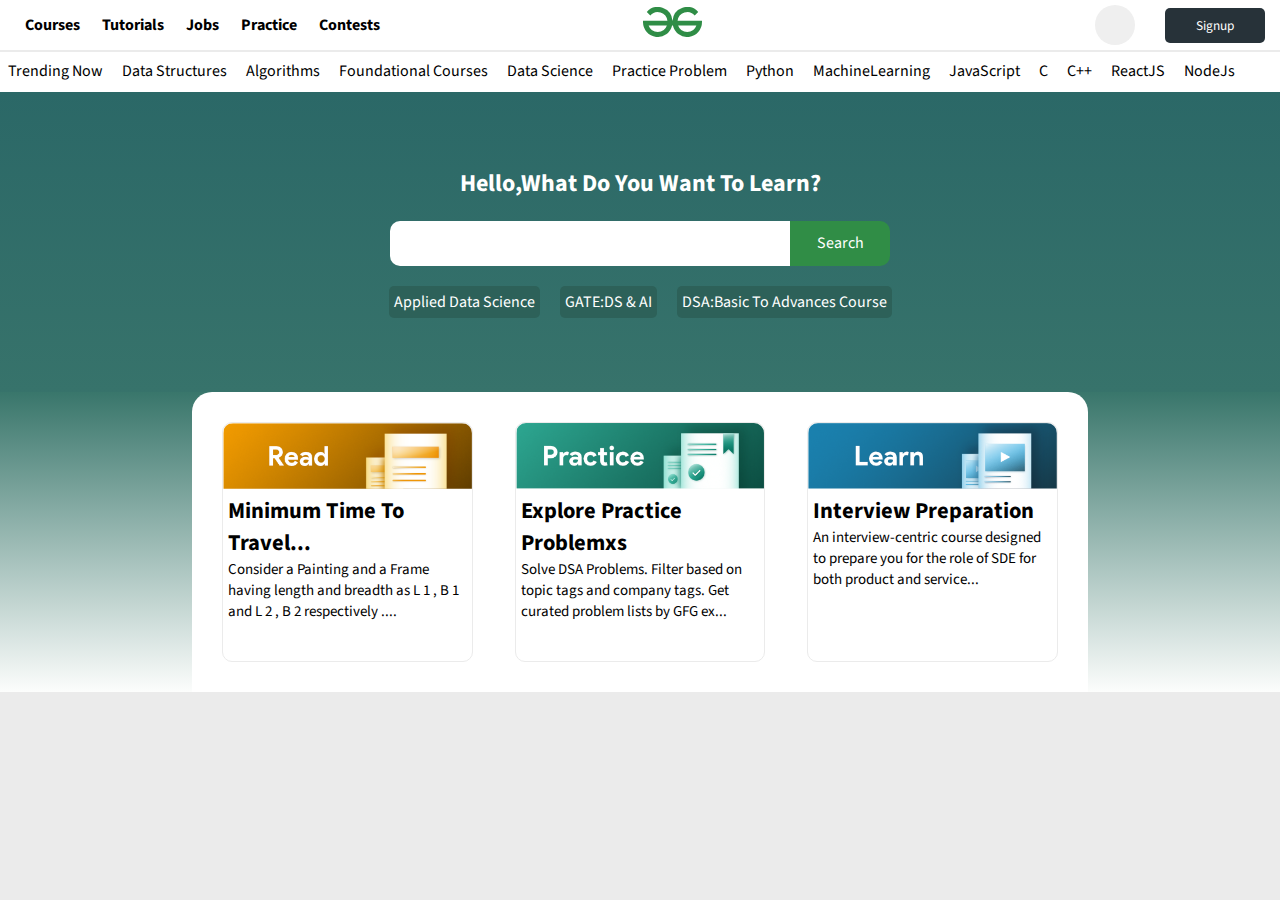
<file: gfg/index.html>
<!DOCTYPE html>
<html lang="en">
  <head>
    <meta charset="UTF-8" />
    <meta name="viewport" content="width=device-width, initial-scale=1.0" />
    <link rel="stylesheet" href="index.css" />
    <link
      rel="stylesheet"
      href="https://cdnjs.cloudflare.com/ajax/libs/font-awesome/6.5.1/css/all.min.css"
      integrity="sha512-DTOQO9RWCH3ppGqcWaEA1BIZOC6xxalwEsw9c2QQeAIftl+Vegovlnee1c9QX4TctnWMn13TZye+giMm8e2LwA=="
      crossorigin="anonymous"
      referrerpolicy="no-referrer"
    />
    <title>Document</title>
  </head>
  <body>
    <header>
      <div class="logo">
        <div class="nav">
          <ul>
            <li>Courses <i class="fa-solid fa-chevron-down"></i></li>
            <li>Tutorials <i class="fa-solid fa-chevron-down"></i></li>
            <li>Jobs <i class="fa-solid fa-chevron-down"></i></li>
            <li>Practice <i class="fa-solid fa-chevron-down"></i></li>
            <li>Contests <i class="fa-solid fa-chevron-down"></i></li>
          </ul>
        </div>
        <div class="logo-img">
          <img src="./img/gfg-gg-logo.svg" alt="logo" />
        </div>
        <div class="logo-end">
          <a href="#" class="glass"
            ><i class="fa-solid fa-magnifying-glass"></i
          ></a>
          <button class="moon"><i class="fa-regular fa-moon"></i></button>
          <i class="fa-solid fa-language"></i>
          <button class="signup">Signup</button>
        </div>
      </div>
      <div class="mini-logo">
        <div class="bars">
          <input type="checkbox" id="checks" style="display: none" />
          <label for="checks" class="fa-solid fa-bars bars"></label>
          <label for="checks" class="fa-solid fa-x bars bars"></label>
        </div>
        <div class="logo-img">
          <img src="./img/gfg-gg-logo.svg" alt="" />
        </div>
        <div class="mag-glass">
          <i class="fa-solid fa-magnifying-glass bars"></i>
        </div>
      </div>
    </header>
    <div class="side-navbar">
      <div class="links-button">
        <button class="sign-button">Sign in</button>
      </div>
      <div class="links">Home</div>
      <div class="links">Saved videos</div>
      <div class="links">Courses</div>
      <div class="links">
        Data Structures and Algorithms <i class="fa-solid fa-chevron-down"></i>
      </div>
      <div class="links">
        ML & Data Science <i class="fa-solid fa-chevron-down"></i>
      </div>
      <div class="links">
        Web Development <i class="fa-solid fa-chevron-down"></i>
      </div>
      <div class="links">
        Languages <i class="fa-solid fa-chevron-down"></i>
      </div>
      <div class="links">
        Interview Corner <i class="fa-solid fa-chevron-down"></i>
      </div>
      <div class="links">
        CS Subjects <i class="fa-solid fa-chevron-down"></i>
      </div>
      <div class="links">Jobs <i class="fa-solid fa-chevron-down"></i></div>
      <div class="links">Practice <i class="fa-solid fa-chevron-down"></i></div>
      <div class="links">Contests <i class="fa-solid fa-chevron-down"></i></div>
      <div class="links">GBolg</div>
      <div class="links">Puzzles</div>
      <div class="links">What's New ?</div>
      <div class="last">
        <button class="moon-button"><i class="fa-regular fa-moon"></i></button>
        <button class="lang-button">
          <i class="fa-solid fa-language"></i> Change Language
        </button>
      </div>
    </div>
    <div class="head-2">
      <div class="sub-head">
        <div class="left-arrow">
          <i class="fa-solid fa-chevron-left"></i>
        </div>
        <ul>
          <li>Trending Now</li>
          <li>Data Structures</li>
          <li>Algorithms</li>
          <li>Foundational Courses</li>
          <li>Data Science</li>
          <li>Practice Problem</li>
          <li>Python</li>
          <li>MachineLearning</li>
          <li>JavaScript</li>
          <li>C</li>
          <li>C++</li>
          <li>ReactJS</li>
          <li>NodeJs</li>
          <li>Web Development</li>
          <li>Web design</li>
          <li>Web Browser</li>
          <li>CP Live</li>
          <li>Aptitude</li>
          <li>Puzzles</li>
          <li>Projects</li>
          <li>DSA</li>
          <li>System Design</li>
          <li>Software Development</li>
          <li>Product Management</li>
          <li>SAP</li>
          <li>SEO</li>
        </ul>
        <div class="right-arrow">
          <i class="fa-solid fa-chevron-right"></i>
        </div>
      </div>
    </div>
    <div class="body">
             <div class="part-1">
                 <div class="box">
                        <h1 class="head-line">Hello,What Do You Want To Learn?</h1>
                        <div class="search-box">
                            <div class="search-input">
                                <input  class="input-text" type="text">
                            </div>
                            <div class="search-button">
                                Search
                            </div>
                        </div>
                        <div class="suggest-boxes">
                            <div class="suggest-box"><p>Applied Data Science</p></div>
                            <div class="suggest-box"><p>GATE:DS & AI</p></div>
                            <div class="suggest-box"><p>DSA:Basic To Advances Course</p></div>
                        </div>
                 </div>
             </div>
             <div class="part-2">
                <div class="content-boxes">
                        <div class="content-box">
                            <img src="./img/read.png" alt="learn">
                            <h2>Minimum Time To Travel...</h2>
                            <p>Consider a Painting and a Frame having length and breadth as L 1 , B 1 and L 2 , B 2 respectively ....</p>
                        </div>
                        <div class="content-box">
                            <img src="./img/practice.png" alt="practice">
                            <h2>Explore Practice Problemxs</h2>
                            <p>Solve DSA Problems. Filter based on topic tags and company tags. Get curated problem lists by GFG ex...</p>
                        </div>
                        <div class="content-box">
                            <img src="./img/learn.png" alt="learn">
                            <h2>Interview Preparation</h2>
                            <p>An interview-centric course designed to prepare you for the role of SDE for both product and service...</p>
                        </div>
                </div>
             </div>





    </div>
    

    <script src="./index.js"></script>
  </body>
</html>
</file>
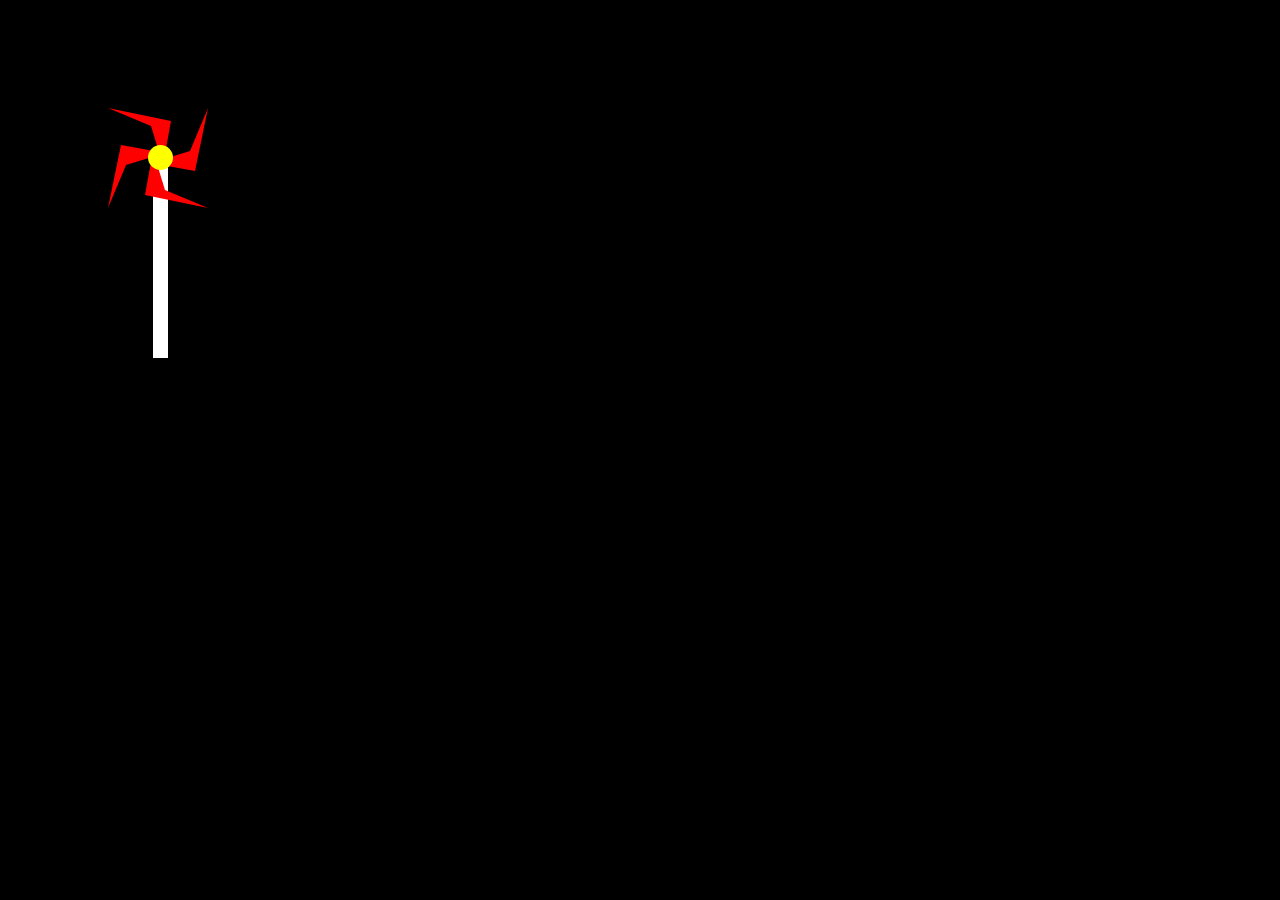
<file: layoutss/index.html>
<!DOCTYPE html>
<html lang="en">
<head>
    <meta charset="UTF-8">
    <meta name="viewport" content="width=device-width, initial-scale=1.0">
    <title>Document</title>
    <link rel="stylesheet" href="style.css">
</head>
<body>
    <div class="container">
         <div class="circle"></div>
         <div class="fan">
            <div class="triangle triangle-1">
            </div>
            <div class="triangle triangle-2">
            </div>
            <div class="triangle  triangle-3">
            </div>
            <div class="triangle  triangle-4">
            </div>
        </div>
        <div class="pipe"></div>
    </div>
</body>
</html>
</file>
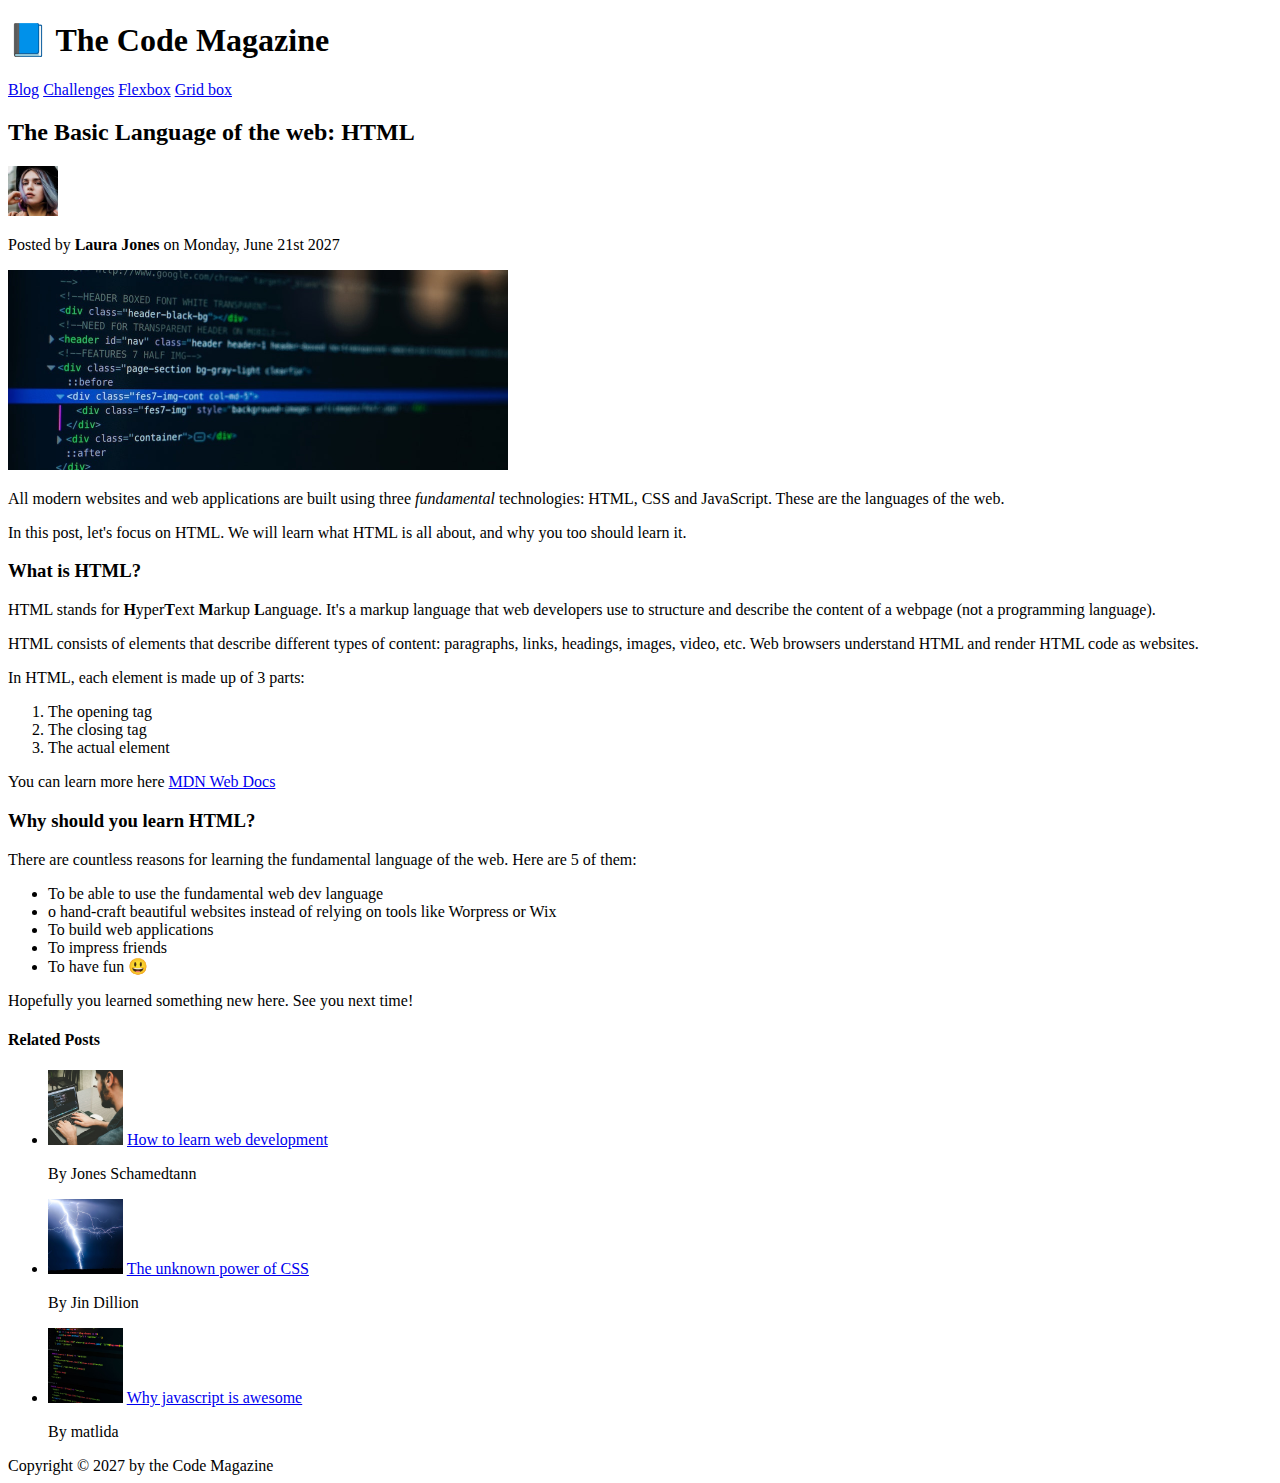
<file: layoutss/02-HTML-Fundamentals/index.html>
<!DOCTYPE html>
<html lang="en">
  <head>
    <meta charset="UTF-8" />
    <title>The Basic Language of the Web : HTML</title>
  </head>
  <body>
    <!-- <h1>The Basic Language of the web: HTML</h1>
    <h2>The Basic Language of the web: HTML</h2>
    <h3>The Basic Language of the web: HTML</h3>
    <h4>The Basic Language of the web: HTML</h4>
    <h5>The Basic Language of the web: HTML</h5>
    <h6>The Basic Language of the web: HTML</h6> -->
    <header>
      <h1>📘 The Code Magazine</h1>
      <nav>
        <a href="./blog.html" target="_blank">Blog</a>
        <a href="#">Challenges</a>
        <a href="#">Flexbox</a>
        <a href="#">Grid box</a>
      </nav>
    </header>
    <article>
      <h2>The Basic Language of the web: HTML</h2>

      <img src="./img/laura-jones.jpg" alt="laura" width="50" height="50" />
      <p>Posted by <strong>Laura Jones</strong> on Monday, June 21st 2027</p>
      <img src="./img/post-img.jpg" alt="post-img" width="500" height="200" />
      <p>
        All modern websites and web applications are built using three
        <em>fundamental</em>
        technologies: HTML, CSS and JavaScript. These are the languages of the
        web.
      </p>
      <p>
        In this post, let's focus on HTML. We will learn what HTML is all about,
        and why you too should learn it.
      </p>
      <h3>What is HTML?</h3>
      <p>
        HTML stands for <strong>H</strong>yper<strong>T</strong>ext
        <strong>M</strong>arkup <strong>L</strong>anguage. It's a markup
        language that web developers use to structure and describe the content
        of a webpage (not a programming language).
      </p>
      <p>
        HTML consists of elements that describe different types of content:
        paragraphs, links, headings, images, video, etc. Web browsers understand
        HTML and render HTML code as websites.
      </p>
      <p>In HTML, each element is made up of 3 parts:</p>
      <ol>
        <li>The opening tag</li>
        <li>The closing tag</li>
        <li>The actual element</li>
      </ol>
      <p>
        You can learn more here <a href="#" target="_blank">MDN Web Docs</a>
      </p>
      <h3>Why should you learn HTML?</h3>
      <p>
        There are countless reasons for learning the fundamental language of the
        web. Here are 5 of them:
      </p>
      <ul>
        <li>To be able to use the fundamental web dev language</li>
        <li>
          o hand-craft beautiful websites instead of relying on tools like
          Worpress or Wix
        </li>
        <li>To build web applications</li>
        <li>To impress friends</li>
        <li>To have fun 😃</li>
      </ul>
      <p>Hopefully you learned something new here. See you next time!</p>
    </article>

    <aside>
      <h4>Related Posts</h4>
      <ul>
        <li>
          <img src="./img/related-1.jpg" alt="img1" width="75" height="75" />
          <a href="#">How to learn web development</a>
          <p>By Jones Schamedtann</p>
        </li>
        <li>
          <img src="./img/related-2.jpg" alt="img2" width="75" height="75" />
          <a href="#">The unknown power of CSS</a>
          <p>By Jin Dillion</p>
        </li>
        <li>
          <img src="./img/related-3.jpg" alt="img3" width="75" height="75" />
          <a href="#">Why javascript is awesome</a>
          <p>By matlida</p>
        </li>
      </ul>
    </aside>

    <footer>Copyright &copy; 2027 by the Code Magazine</footer>
  </body>
</html>
</file>
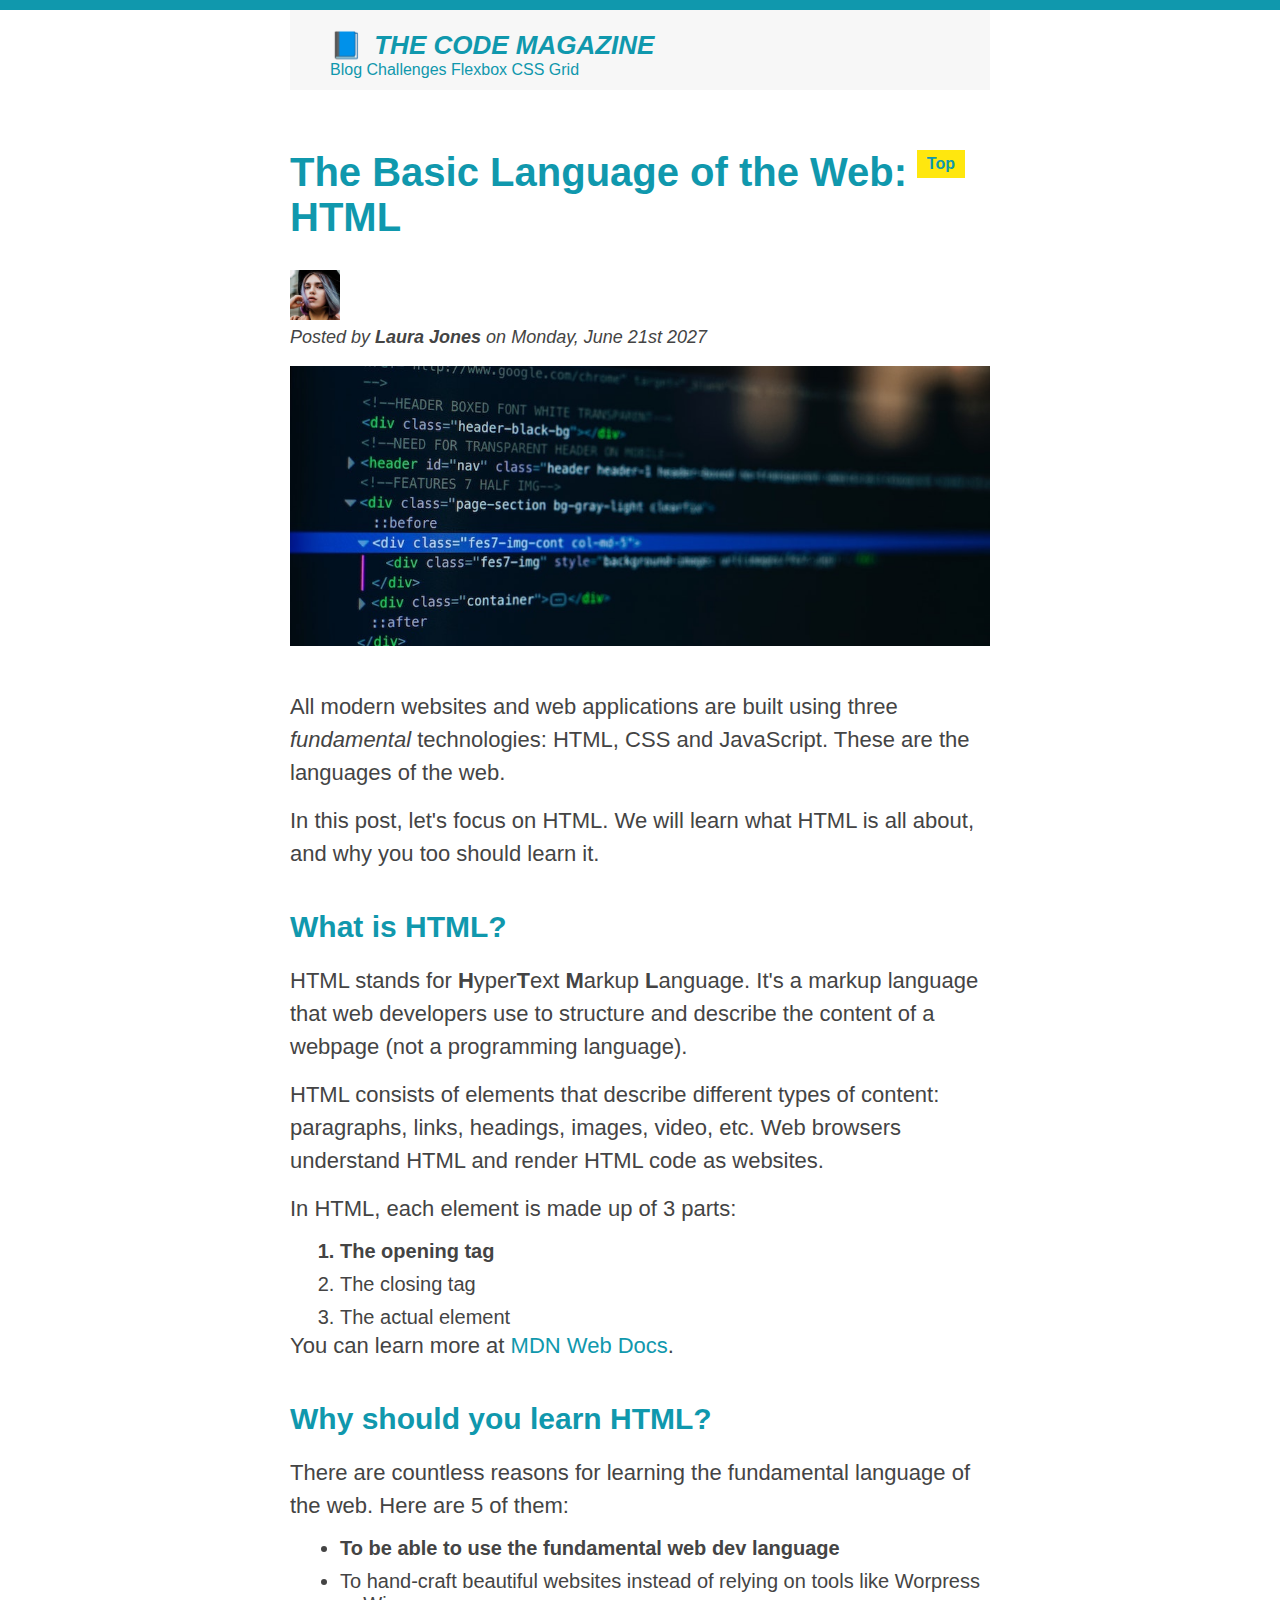
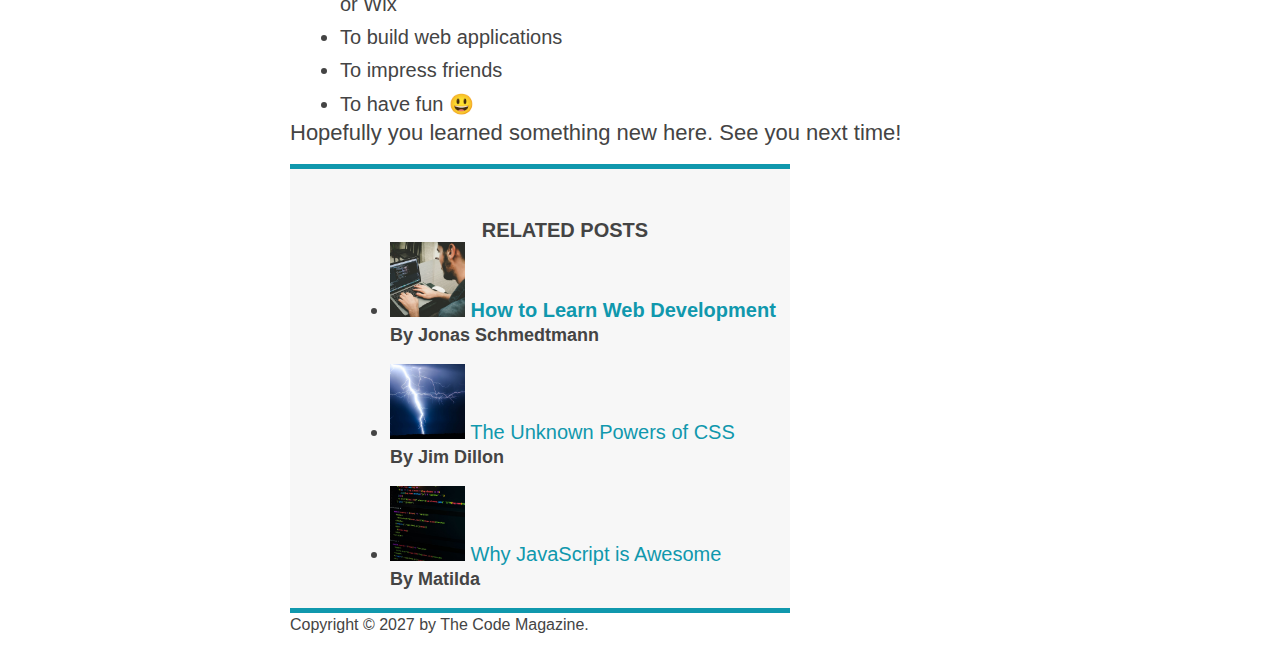
<file: layoutss/03-CSS-Fundamentals/index.html>
<!DOCTYPE html>
<html lang="en">
  <head>
    <meta charset="UTF-8" />
    <title>The Basic Language of the Web: HTML</title>
    <link rel="stylesheet" href="index.css" />
  </head>

  <body>
    <!--
    <h1>The Basic Language of the Web: HTML</h1>
    <h2>The Basic Language of the Web: HTML</h2>
    <h3>The Basic Language of the Web: HTML</h3>
    <h4>The Basic Language of the Web: HTML</h4>
    <h5>The Basic Language of the Web: HTML</h5>
    <h6>The Basic Language of the Web: HTML</h6>
    -->
    <div class="container">
      <header class="main-header">
        <h1>📘 The Code Magazine</h1>

        <nav>
          <a href="blog.html">Blog</a>
          <a href="#">Challenges</a>
          <a href="#">Flexbox</a>
          <a href="#">CSS Grid</a>
        </nav>
      </header>

      <article>
        <header class="post-header">
          <h2>The Basic Language of the Web: HTML</h2>

          <img
            src="img/laura-jones.jpg"
            alt="Headshot of Laura Jones"
            height="50"
            width="50"
          />

          <p id="author">
            Posted by <strong>Laura Jones</strong> on Monday, June 21st 2027
          </p>

          <img
            src="img/post-img.jpg"
            alt="HTML code on a screen"
            width="500"
            height="200"
            class="post-img"
          />
        </header>

        <p>
          All modern websites and web applications are built using three
          <em>fundamental</em>
          technologies: HTML, CSS and JavaScript. These are the languages of the
          web.
        </p>

        <p>
          In this post, let's focus on HTML. We will learn what HTML is all
          about, and why you too should learn it.
        </p>

        <h3>What is HTML?</h3>
        <p>
          HTML stands for <strong>H</strong>yper<strong>T</strong>ext
          <strong>M</strong>arkup <strong>L</strong>anguage. It's a markup
          language that web developers use to structure and describe the content
          of a webpage (not a programming language).
        </p>
        <p>
          HTML consists of elements that describe different types of content:
          paragraphs, links, headings, images, video, etc. Web browsers
          understand HTML and render HTML code as websites.
        </p>
        <p>In HTML, each element is made up of 3 parts:</p>

        <ol>
          <li>The opening tag</li>
          <li>The closing tag</li>
          <li>The actual element</li>
        </ol>

        <p>
          You can learn more at
          <a
            href="https://developer.mozilla.org/en-US/docs/Web/HTML"
            target="_blank"
            >MDN Web Docs</a
          >.
        </p>

        <h3>Why should you learn HTML?</h3>

        <p>
          There are countless reasons for learning the fundamental language of
          the web. Here are 5 of them:
        </p>

        <ul>
          <li>To be able to use the fundamental web dev language</li>
          <li>
            To hand-craft beautiful websites instead of relying on tools like
            Worpress or Wix
          </li>
          <li>To build web applications</li>
          <li>To impress friends</li>
          <li>To have fun 😃</li>
        </ul>

        <p>Hopefully you learned something new here. See you next time!</p>
      </article>

      <aside>
        <h4>Related posts</h4>

        <ul>
          <li>
            <img
              src="img/related-1.jpg"
              alt="Person programming"
              width="75"
              width="75"
            />
            <a href="#">How to Learn Web Development</a>
            <p class="related-author">By Jonas Schmedtmann</p>
          </li>
          <li>
            <img
              src="img/related-2.jpg"
              alt="Lightning"
              width="75"
              heigth="75"
            />
            <a href="#">The Unknown Powers of CSS</a>
            <p class="related-author">By Jim Dillon</p>
          </li>
          <li>
            <img
              src="img/related-3.jpg"
              alt="JavaScript code on a screen"
              width="75"
              height="75"
            />
            <a href="#">Why JavaScript is Awesome</a>
            <p class="related-author">By Matilda</p>
          </li>
        </ul>
      </aside>

      <footer><p>Copyright &copy; 2027 by The Code Magazine.</p></footer>
    </div>
  </body>
</html>
</file>
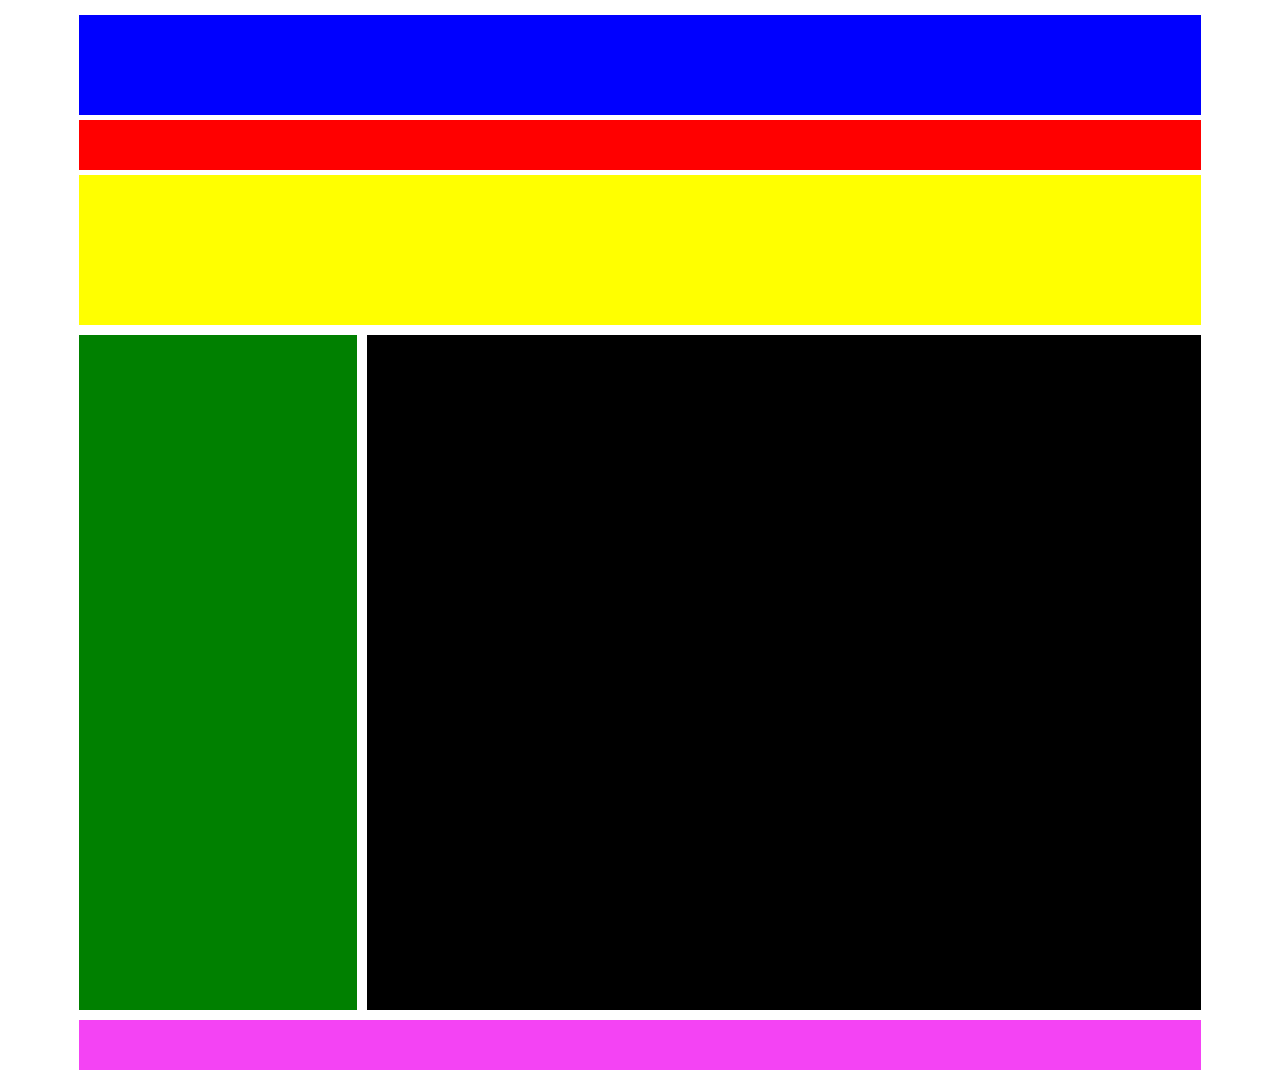
<file: layoutss/layout.html>
<!DOCTYPE html>
<html lang="en">
<head>
    <meta charset="UTF-8">
    <meta name="viewport" content="width=device-width, initial-scale=1.0">
    <link rel="stylesheet" href="layout1.css">
    <title>Document</title>
</head>
<body>
    <div class="container">
    <header>

    </header>
    <nav>

    </nav>
    <section class="banner">

    </section>
    <div class="main">
        <div class="sidebar">

        </div>
        <div class="body">

        </div>
    </div>
    <footer>

    </footer>
</div>
</body>
</html>
</file>
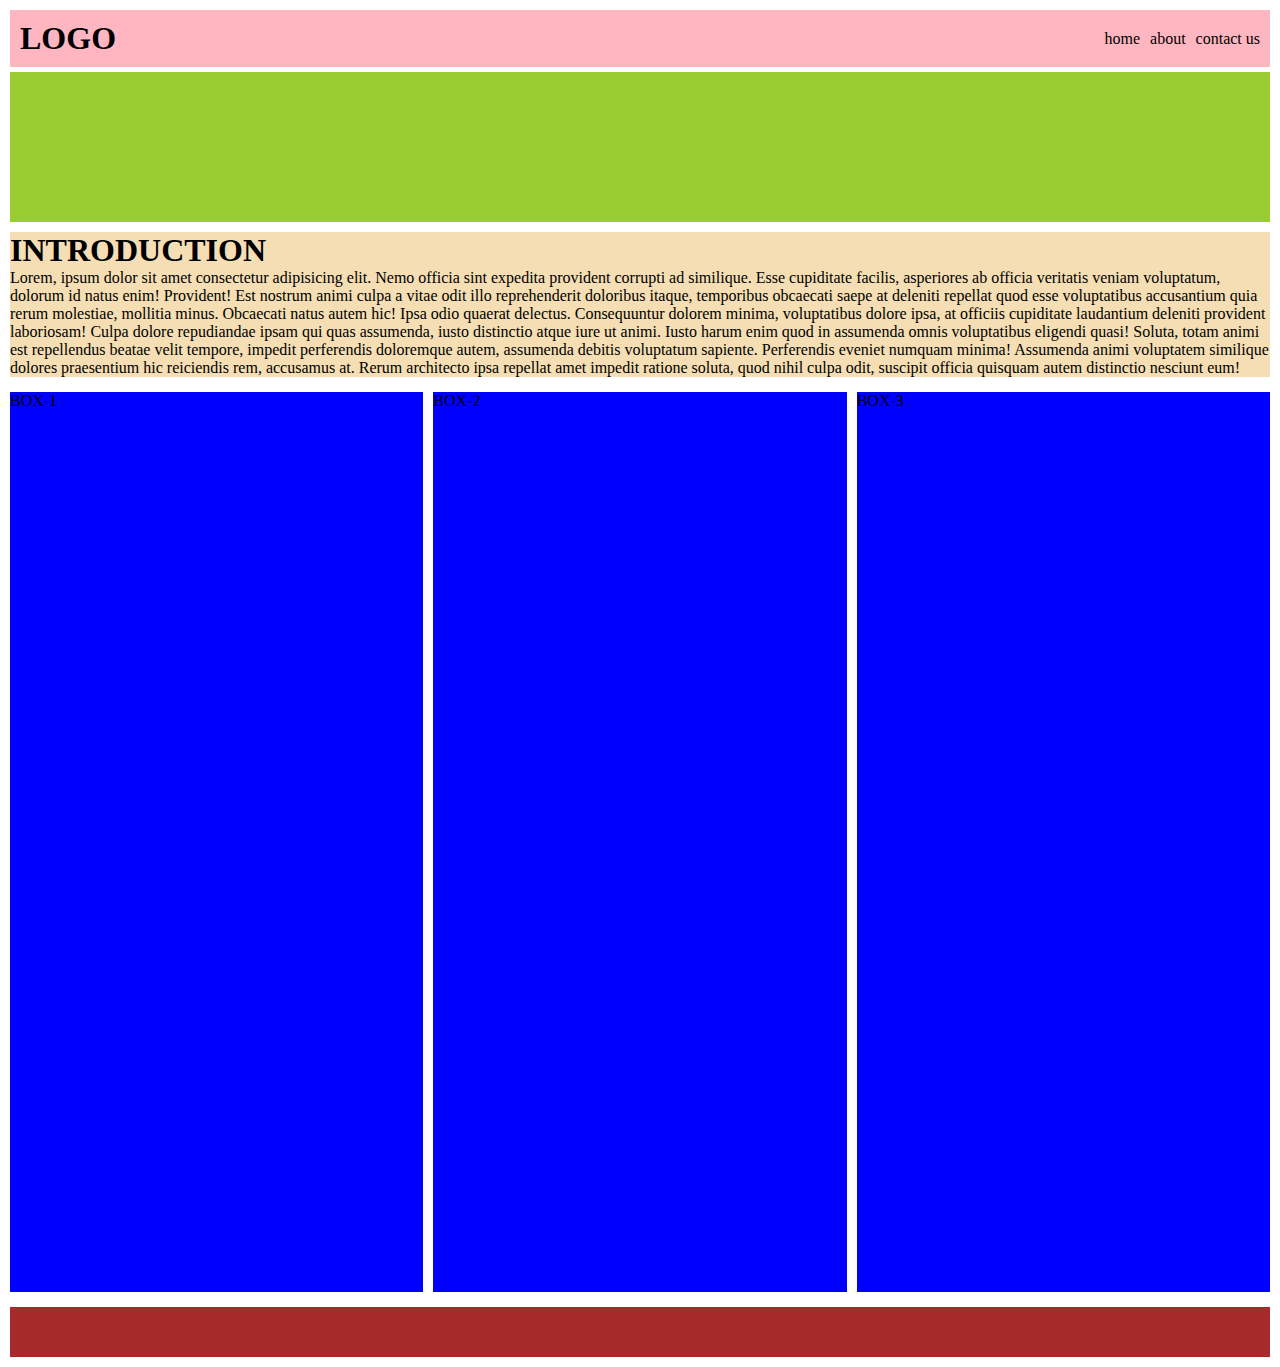
<file: layoutss/layout2.html>
<!DOCTYPE html>
<html lang="en">
<head>
    <meta charset="UTF-8">
    <meta name="viewport" content="width=device-width, initial-scale=1.0">
    <link rel="stylesheet" href="layout2.css">
    <title>Document</title>
</head>
<body>
    <div class="container">
        <header>
            <div class="logo">
                   <h1>LOGO</h1> 
            </div>
            <nav>
                <ul>
                    <li>home</li>
                    <li>about</li>
                    <li>contact us</li>
                </ul>
            </nav>
        </header>
        <section class="banner">

        </section>
        <section class="intro-text-area">
            <h1>INTRODUCTION</h1>
            <p>Lorem, ipsum dolor sit amet consectetur adipisicing elit. Nemo officia sint expedita provident corrupti ad similique. Esse cupiditate facilis, asperiores ab officia veritatis veniam voluptatum, dolorum id natus enim! Provident!
            Est nostrum animi culpa a vitae odit illo reprehenderit doloribus itaque, temporibus obcaecati saepe at deleniti repellat quod esse voluptatibus accusantium quia rerum molestiae, mollitia minus. Obcaecati natus autem hic!
            Ipsa odio quaerat delectus. Consequuntur dolorem minima, voluptatibus dolore ipsa, at officiis cupiditate laudantium deleniti provident laboriosam! Culpa dolore repudiandae ipsam qui quas assumenda, iusto distinctio atque iure ut animi.
            Iusto harum enim quod in assumenda omnis voluptatibus eligendi quasi! Soluta, totam animi est repellendus beatae velit tempore, impedit perferendis doloremque autem, assumenda debitis voluptatum sapiente. Perferendis eveniet numquam minima!
            Assumenda animi voluptatem similique dolores praesentium hic reiciendis rem, accusamus at. Rerum architecto ipsa repellat amet impedit ratione soluta, quod nihil culpa odit, suscipit officia quisquam autem distinctio nesciunt eum!</p>
        </section>
        <section class="boxes">
            <div class="box">BOX-1</div>
            <div class="box">BOX-2</div>
            <div class="box">BOX-3</div>
        </section>
        <footer>
            
        </footer>

    </div>
    
</body>
</html>
</file>
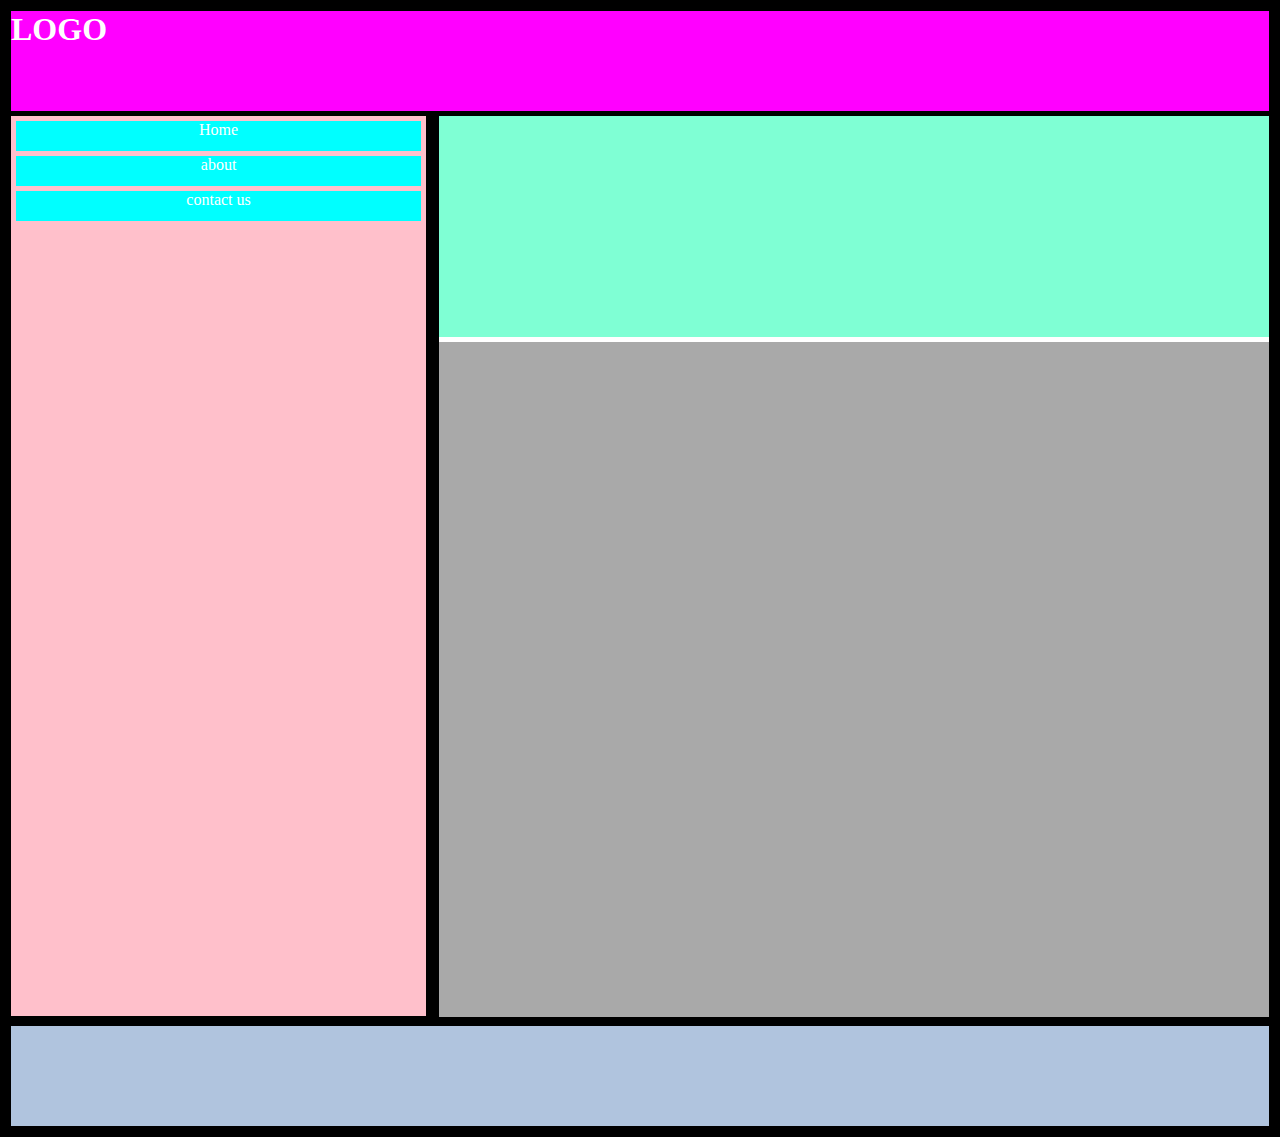
<file: layoutss/layout3.html>
<!DOCTYPE html>
<html lang="en">
<head>
    <meta charset="UTF-8">
    <meta name="viewport" content="width=device-width, initial-scale=1.0">
    <title>Document</title>
    <link rel="stylesheet" href="layout3.css">
</head>
<body>
    <div class="container">
        <header>
            <div class="logo">
                <h1>LOGO</h1>
            </div>
        </header>
        <div class="main">
            <div class="sidebar">
                <nav>
                    <ul>
                        <li>Home</li>
                        <li>about</li>
                        <li>contact us</li>
                    </ul>
                </nav>
            </div>
            <div class="sub-main">
                <section class="banner">
                    
                </section>
                <section class="body">

                </section>
            </div>
        </div>
        <footer>

        </footer>
    </div>
</body>
</html>
</file>
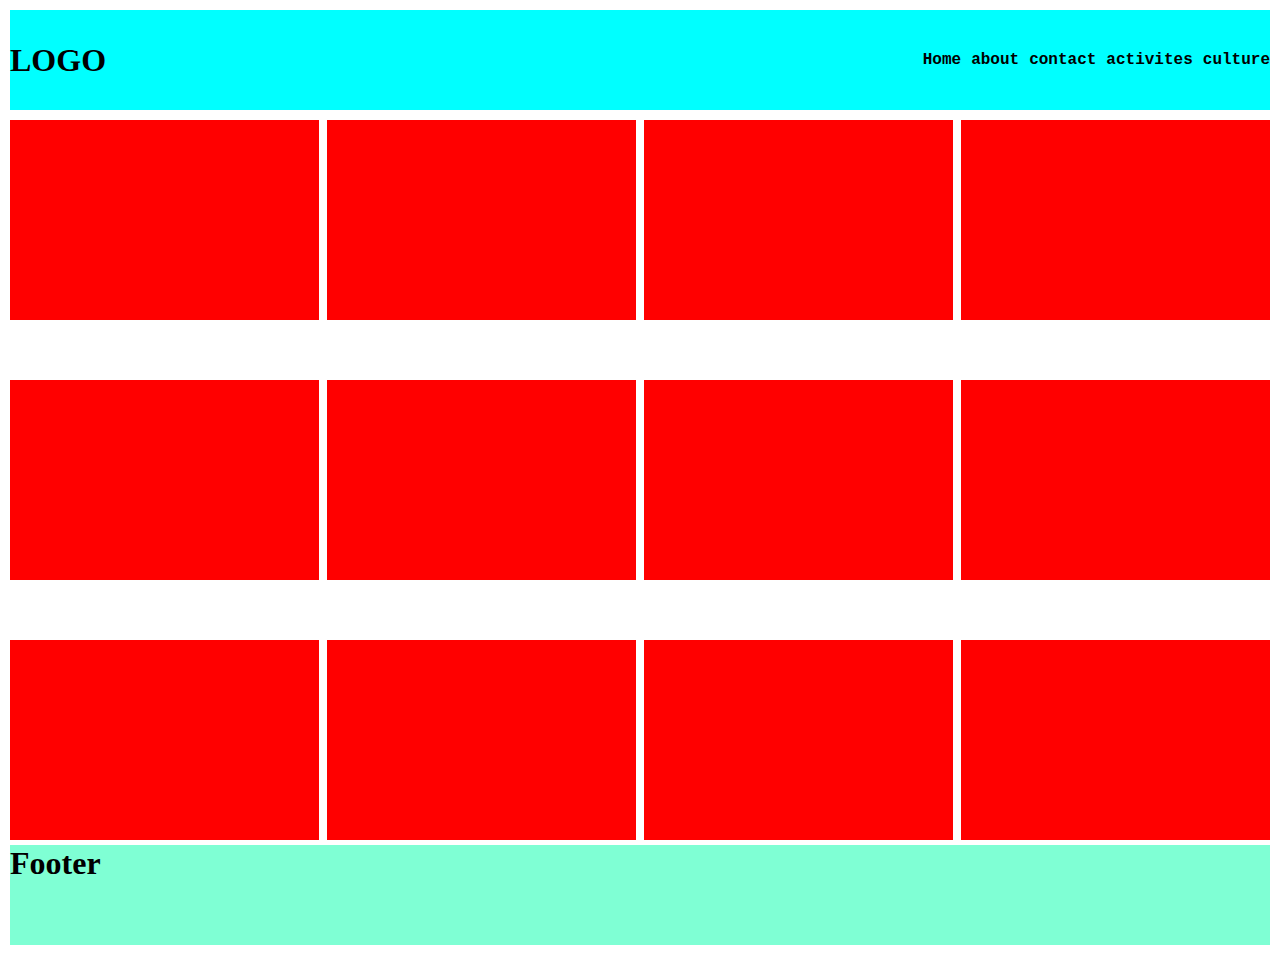
<file: layoutss/layout4.html>
<!DOCTYPE html>
<html lang="en">
<head>
    <meta charset="UTF-8">
    <meta name="viewport" content="width=device-width, initial-scale=1.0">
    <title>Document</title>
    <link rel="stylesheet" href="layout.4.css">
</head>
<body>
    <div class="container">
    <header>
        <div class="logo">
            <h1>LOGO</h1>
        </div>
        <nav>
            <ul>
                <li>Home</li>
                <li>about</li>
                <li>contact</li>
                <li>activites</li>
                <li>culture</li>
            </ul>
        </nav>
    </header>
            <div class="main">
                    <div class="miniboxes">
                    <div class="mini"></div>
                    <div class="mini"></div>
                    <div class="mini"></div>
                    <div class="mini"></div>
                    <div class="mini"></div>
                    <div class="mini"></div>
                    <div class="mini"></div>
                    <div class="mini"></div>
                    <div class="mini"></div>
                    <div class="mini"></div>
                    <div class="mini"></div>
                    <div class="mini"></div>
            </div> 
         <div class="boxee">
            <div class="box"></div>
            <div class="box"></div>
            <div class="box"></div>
         </div>
    </div>
       <div>
        <footer>
        <h1>Footer</h1>
        </footer>
       <div>

    </div>
</body>
</html>
</file>
<file: gfg/index.css>
@import url('https://fonts.googleapis.com/css2?family=Dancing+Script&family=Source+Sans+3:ital,wght@0,300;0,400;0,500;0,600;1,200;1,300&display=swap');
*{
    padding:0;
    margin:0;
    box-sizing: border-box;
    font-family:'Source Sans 3';
}
body{
 background-color: #ebebeb;
}
header{
    background-color: #fff;
    height: 50px;
    display: flex;
    margin-bottom: 2px;
    
}
.logo{
    display: none;
}
.nav > ul{
    list-style: none;
    display: flex;
    padding:10px;
    gap:20px;
    font-weight: bold;
}
.logo-img{
   margin-right: 100px;
}
.logo-end{
    width:25%;
    display: flex;
    justify-content: flex-end;
    gap:15px;
    align-items: center;
}
.glass,.moon,.fa-language{
   font-size: 24px;
   color:black;
}
.moon{
    width: 40px;
    height: 40px;
    border-radius: 50%;
    border:none
}
.signup{
    width: 100px;
    height: 35px;
    background-color: rgb(39,50,57);
    color: white;
    border-radius: 5px;
    border: none;
}
.mini-logo{
    width: 100%;
    height: 50px;
    display: flex;
    justify-content: space-between;
    align-items: center;
    border:1px solid black;
    font-size: 24px;
    padding:20px;
}
.bars:hover{
    cursor: pointer;
}
.logo-img{
   margin-right:0px;
}

.fa-chevron-down{
    position: relative;
    top:3px;
    margin-left: 2px;
}
.side-navbar{
    background-color: #fff;
    width: 280px;
    line-height: 50px;
    position:fixed;
    display: none;
    height: 100%;
    overflow: auto;
}
.side-navbar .links{
    height: 60px;
    text-align: left;
    font-size: medium;
    border-bottom: 1px solid#ebebeb;
    padding-left:20px
}
.links-button{
    display: flex;
    height: 64px;
    justify-content: center;
    align-items: center;
}
.sign-button{
    height: 45px;
    font-size: large;
    width: 80%;
    border: none;
    color: #fff;
    background-color: rgb(39,50,57) ;
}
.moon-button{
    font-size: 20px;
    width: 20%;
    height: 42px;
    border:1px solid#ebebeb;
    background-color: #fff;
}
.lang-button{
    width: 60%;
    height: 42px;
    border:1px solid#ebebeb;
    background-color: #fff;
}
.links .fa-chevron-down{
 float: right;
 margin: 15px 10px 0 0;
}

#checks:checked ~ .fa-bars{
    display: none;
}
#checks:checked ~ .fa-x{
    display: inline-block;
}
#checks:not(:checked)~.fa-x{
    display: none;
}
.last{
    height: 100px;
    display: flex;
    justify-content: space-around;
    align-content: center;
    margin: 15px;
}
.left-arrow,.right-arrow{
    font-size: 24px;
    position:relative;
}
.head-2{
    background-color: #FFFFFF;
}
.sub-head{
    width:100%;
    height: 40px;
    display: flex;
    overflow: hidden;
    justify-content: center;
}
.sub-head > ul{
    list-style: none;
}
.sub-head > ul > li{
    display: inline-block;
    padding: 8px;
}
.sub-head > ul > li:hover {
  color: #3D8D4C;
  cursor: pointer;
 
}
.part-1{
    background: linear-gradient(#2B6867,#37736B);
    height:300px;
    width:100%;
}
.part-1 > .box{
        height: 100%;
        display: flex;
        flex-direction:column;
        align-items:center;
        justify-content: center;
        color: #fff;
        gap: 20px;
}
.head-line{
    font-size: 24px;
}
.search-box{
    display: flex;
    width: 500px;
    border: none;
    
}
.search-input{
    height: 45px;
    width: 80%;
    padding: 6.5px 11px;
    background-color: #fff;
    border-radius: 10px 0 0 10px;
    
}
.search-input > .input-text{
    height: 35px;
    width: 100%;
    border: none;
    /* width: 400px; */
   
}
.search-button{
    height: 45px;
    background-color:#308D46;
    width: 20%;
    text-align: center;
    line-height: 45px;
    border-radius: 0 10px 10px 0;
}
.suggest-boxes{
 display: flex;
 width: 100%;
 justify-content: center;
 gap:20px;
}
.suggest-box{
    background-color: #2D6159;
    color: #fff;
    padding:5px;
    border-radius: 5px;
    border: none;
}
.part-2{
    background:linear-gradient(#39766b,#fcfdfc);
    height: 300px;
}
.part-2 > .content-boxes{
    width: 70%;
    margin:0 auto;
    background-color: #fff;
    height: 100%;
    padding:30px;
    display:flex;
    justify-content: space-between;
    border-radius: 20px 20px 0 0;
}
.content-box:hover{
 cursor: pointer;
}
.part-2 > .content-boxes > .content-box > img{
    width:100%;
    border-radius: 10px 10px 0 0;
}
.part-2 > .content-boxes > .content-box > p,h2{
    padding-left:5px;
}
.part-2 > .content-boxes > .content-box{
    width:30%;
    border-radius: 10px;
    border:1px solid #ebebeb;
    background-color: #fff;
    font-size: 15px;
}

@media screen and (min-width:1024px){
    .logo{
        width: 100%;
        display: flex;
        justify-content: space-between;
        align-items: center;
        padding:15px;
    }
    .mini-logo{
        display: none;
    }

}
@media screen and (max-width:800px){
    .part-2 > .content-boxes {
        display: flex;
        flex-direction: column;
        gap:10px;
        
    }
    .part-2 > .content-boxes > .content-box{
        width: 100%;
    }
    .part-2{
        background: #fff;
    }

}
</file>
<file: layoutss/style.css>
.container{
    padding: 100px;
    

}
body{
    background-color: black;
}
.circle{
    width:25px;
    height:25px;
    background-color: yellow;
    border-radius: 50%;
    position:absolute;
    top:145px;
    z-index: 1;
    left:148px;
}
.triangle{
    height: 100px;
    width:100px;
    clip-path: polygon(13% 37%, 57% 45%, 18% 57%, 0% 100%);
    background-color: red;
    transition: all 10s ease-in;
    position:fixed;
}
.triangle-2{
    transform: rotate(90deg);
}
.triangle-3{
    transform: rotate(180deg);
}
.triangle-4{
    transform: rotate(270deg);
}
.fan:hover .triangle{
    transform: rotate(8turn);
}
.pipe{
    height: 200px;
    background-color: #fff;
    width: 15px;
    position: relative;
    left:45px;
    top:50px;
    z-index: -2;
}
</file>
<file: layoutss/03-CSS-Fundamentals/index.css>
* {
  margin: 0;
  padding: 0;
  box-sizing: border-box;
}
body {
  color: #444;
  font-family: sans-serif;
  border-top: 10px solid #1098ad;
}
.main-header {
  background-color: #f7f7f7;
  padding: 20px 40px;
  margin-bottom: 60px;
  height: 80px;
}
aside {
  background-color: #f7f7f7;
  border-top: 5px solid #1098ad;
  border-bottom: 5px solid #1098ad;
  padding: 50px 0 0 50px;
  width: 500px;
}
h1::first-letter {
  font-style: normal;
  margin-right: 5px;
}
h2 {
  position: relative;
}
h2::after {
  content: "Top";
  background-color: #ffe70e;
  font-size: 16px;
  font-weight: bold;
  display: inline-block;
  padding: 5px 10px;
  position: absolute;
  top: 0;
  right: 25px;
}

h1,
h2,
h3,
h4,
p,
li {
  font-family: sans-serif;
  color: #444444;
}
h1,
h2,
h3 {
  color: #1098ad;
}
h1 {
  font-size: 26px;

  text-transform: uppercase;
  font-style: italic;
}
h2 {
  font-size: 40px;
  margin-bottom: 30px;
}
h3 {
  font-size: 30px;
  margin-top: 40px;
  margin-bottom: 20px;
}
h4 {
  font-size: 20px;

  text-transform: uppercase;
  text-align: center;
}
p {
  font-size: 22px;
  margin-bottom: 15px;
  line-height: 1.5;
}
li {
  font-size: 20px;
  margin-bottom: 10px;
}
li:last-child {
  margin-bottom: 0;
}
footer p {
  font-size: 16px;
}
#author {
  font-style: italic;
  font-size: 18px;
}
.related-author {
  font-size: 18px;
  font-weight: bold;
}

a:link {
  color: #1098ad;
  text-decoration: none;
}
a:visited {
  color: #1098ad;
}
li:first-child {
  font-weight: bold;
}
a:hover {
  color: orangered;
  font-weight: bold;
  text-decoration: underline dotted orangered;
  /* transition: 2s; */
}
a:active {
  background-color: black;
  font-style: italic;
}
.post-header {
  margin-bottom: 40px;
}
ul,
ol {
  margin-left: 50px;
}
.post-img {
  width: 100%;
  height: auto;
}
.container {
  width: 700px;
  margin: 0 auto;
}
</file>
<file: layoutss/layout1.css>
*{
    padding:0;
    margin:0;
    box-sizing: border-box;

}
header{
    height: 100px;
    background-color: blue;
    width: 100%;
    margin-bottom: 5px;
}
nav{
    height: 50px;
    background-color: red;
    width:100%;
    margin-bottom: 5px;
}
.banner{
    height: 150px;
    background-color: yellow;
    margin-bottom: 10px;
}
.sidebar{
    width:25%;
    background-color: green;
    margin-right: 10px;
}
.body{
    width: 75%;
    background-color: black;
}
.main{
    display: flex;
    height: 75vh;
    margin-bottom: 10px;
}
footer{
    width: 100%;
    height: 50px;
    background-color: #f443f4;
}
.container{
    padding: 15px;
    width: 90%;
    margin: auto;
}
</file>
<file: layoutss/layout2.css>
*{
    margin: 0;
    padding: 0;
    box-sizing: border-box;
}
.container{
    margin:10px;
}
header{
    background-color: lightpink;
    display: flex;
    justify-content: space-between;
    padding: 10px;
    align-items: center;
    margin-bottom: 5px;
}
header > nav > ul {
    list-style: none;
    display: flex;
    gap:10px;
}
.banner{
    height: 150px;
    background-color: yellowgreen;
    margin-bottom: 10px;
}
.intro-text-area{
    background-color: wheat;
    margin-bottom: 15px;
}
.boxes{
    display:flex;
    height: 100vh;
    gap: 10px;
    margin-bottom: 15px;
}
.box{
    background-color: blue;
    width: 33%;
    
}
footer{
    height: 50px;
    background-color:brown;
}
</file>
<file: layoutss/layout3.css>
*{
    margin:0;
    padding: 0;
    box-sizing: border-box;
}
.container{
    border: 1px solid black;
    margin: 10px;
}
body{
    background-color: black;
    color: white;
}
header{
    background-color: magenta;
    height: 100px;
    margin-bottom: 5px;

}
.main{
    display: flex;
    gap: 1%;
    margin-bottom: 10px;
}
.sidebar{
    width:33%;
    height: 100vh;
    background-color: pink;
  

}
.sidebar > nav > ul {
    list-style: none;
    display: flex;
    flex-direction: column;
   text-align: center;
   row-gap: 5px;
   margin: 5px;
    
}
.sidebar >nav > ul > li{
    height: 30px;
    background-color: aqua;
    width: 100%;
}
.sub-main{
    width: 66%;
    background-color: white;
    
}
.banner{
    height: 24.5%;
    background-color: aquamarine;
    margin-bottom: 5px;
}
.body{
    height: 75%;
    background-color: darkgray;
}
footer{
    height: 100px;
    background-color: lightsteelblue
}
</file>
<file: layoutss/layout.4.css>
*{
    margin: 0;
    padding:0;
    box-sizing: border-box;
}
.container{
    margin:10px;
}
header{
    background-color: aqua;
    height: 100px;
    display: flex;
    justify-content: space-between;
    align-items: center;
    margin-bottom: 10px;
}
header > nav > ul{
    list-style: none;
    display: flex;
    gap:10px
}
header > nav > ul > li{
    font-weight: bold;
    font-family: 'Courier New', Courier, monospace;
}
.miniboxes{
    width: 100%;
    height: 80vh;
    display: flex;
    justify-content: space-between;
    align-content:space-between;
    flex-wrap: wrap;
    margin-bottom: 5px;
    
}
.mini{
    height:200px;
    background-color: red;
    width: 24.5%;
   
}
footer{
    height: 100px;
    background-color: aquamarine;
}
</file>
